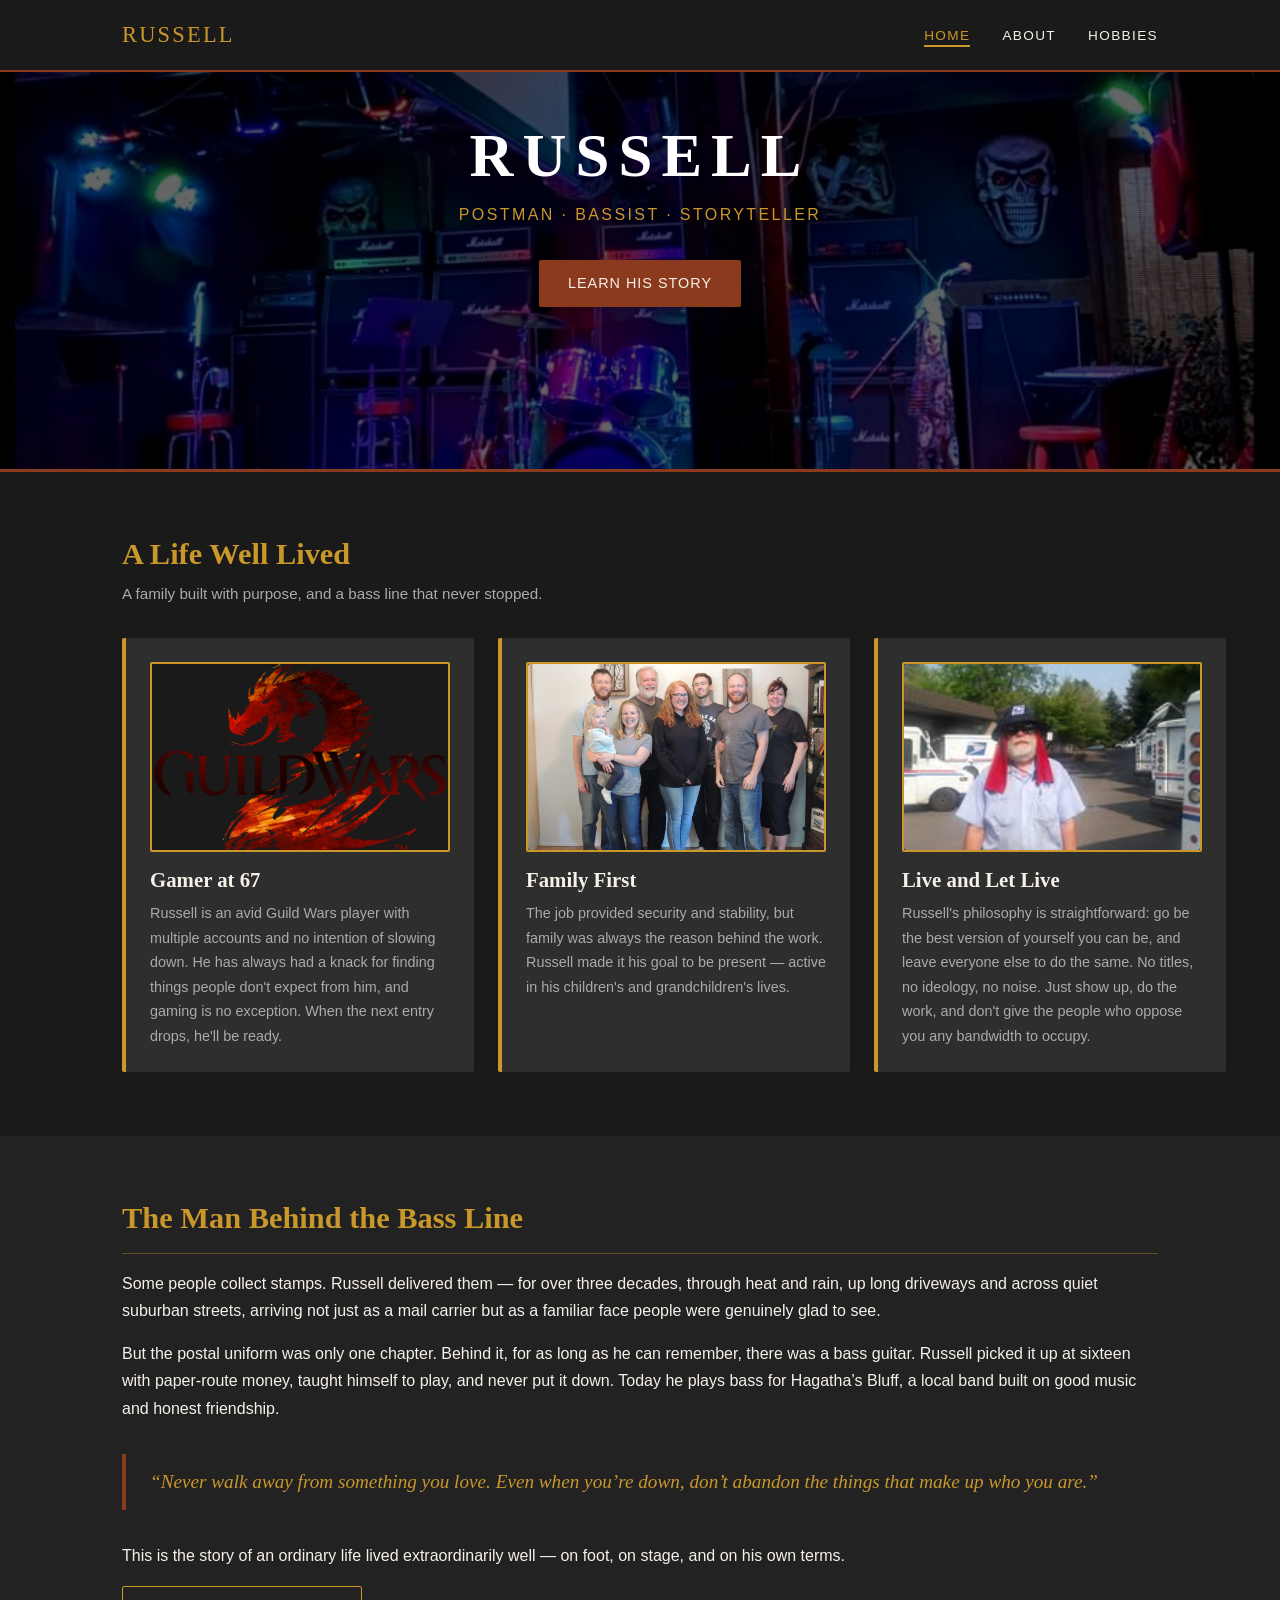
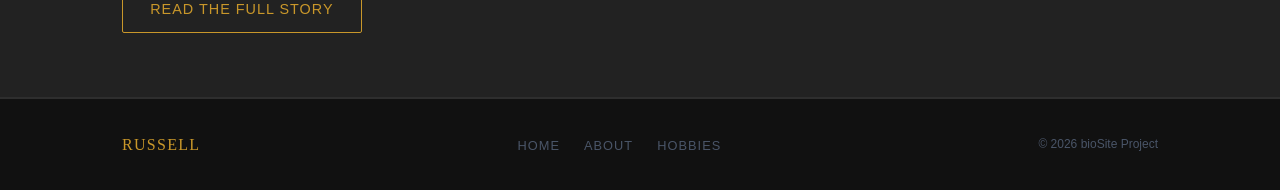
<file: index.html>
<!--class information-->
<!--Course: CSD 340 — Web Design and Development -->
<!--name: Zachary White-->
<!--instructor: Sue Sampson-->

<!-- Dedicated to my father -->
<!-- Description: A brief overview of the website's content and purpose -->
<!-- This project showcases Russell's journey as a postman, bassist, and storyteller -->

<!DOCTYPE html>
<html lang="en">
<head>
  <meta charset="UTF-8">
  <meta name="author" content="Zachary White">
  <meta name="instructor" content="Sue Sampson">
  <meta name="keywords" content="Russell, Postman, Bassist, Storyteller, Music, Hobbies, BioSite">
  <meta name="description" content="Russell's personal website, featuring his story, hobbies, and music.">
  <meta name="viewport" content="width=device-width, initial-scale=1.0">
  <title>Russell — Postman, Bassist, Storyteller</title>
  <link rel="stylesheet" href="style.css">
  <!-- we are adding this later :^), to make the webpage feel alive-->
  <script src="Script.js" defer></script>
</head>
<body>

  <!-- ── Navigation ──────────────────────────────────── -->
  <nav class="site-nav" aria-label="Main navigation">
    <div class="container">
      <a href="index.html" class="nav-brand">RUSSELL</a>
      <button class="nav-toggle" id="navToggle" aria-label="Toggle menu" aria-expanded="false" aria-controls="navLinks">
        <span></span>
        <span></span>
        <span></span>
      </button>
      <ul class="nav-links" id="navLinks">
        <li><a href="index.html" class="active">Home</a></li>
        <li><a href="about.html">About</a></li>
        <li><a href="hobbies.html">Hobbies</a></li>
      </ul>
    </div>
  </nav>

  <!-- ── Hero ────────────────────────────────────────── -->
  <header class="hero">
    <div class="container">
          <div class="hero-image">
            <img src="images/hero_set.jpg" alt="band stage">
          </div>
          <div class="hero-overlay"></div>
      </div>
      <div class="hero-content">
        <h1>RUSSELL</h1>
        <p class="hero-subtitle">Postman &middot; Bassist &middot; Storyteller</p>
        <a href="about.html" class="btn-primary">Learn His Story</a>
      </div>
  </header>

  <!-- ── Highlights: Goals & Accomplishments ─────────── -->
  <section class="section">
    <div class="container">

      <div class="section-heading">
        <h2>A Life Well Lived</h2>
        <p>A family built with purpose, and a bass line that never stopped.</p>
      </div>

      <div class="card-grid">

        <article class="card">
          <div class="card-image">
            <img src="images/GW2.png" alt="Russell">
          </div>
         <h3>Gamer at 67</h3>
         <p>Russell is an avid Guild Wars player with multiple accounts and no intention of slowing down. He has always had a knack for finding things people don't expect from him, and gaming is no exception. When the next entry drops, he'll be ready.</p>
        </article>

        <article class="card">
          <div class="card-image">
            <img src="images/family.jpg" alt="family">
          </div>
          <h3>Family First</h3>
          <p>The job provided security and stability, but family was always the reason behind the work. Russell made it his goal to be present — active in his children's and grandchildren's lives.</p>
        </article>

        <article class="card">
          <div class="card-image">
            <img src="images/living.jpg" alt="living life">
          </div>
          <h3>Live and Let Live</h3>
          <p>Russell's philosophy is straightforward: go be the best version of yourself you can be, and leave everyone else to do the same. No titles, no ideology, no noise. Just show up, do the work, and don't give the people who oppose you any bandwidth to occupy.</p>
        </article>

      </div>

    </div>
  </section>

  <!-- ── Intro Copy ───────────────────────────────────── -->
  <section class="section-alt">
    <div class="container">

      <h2>The Man Behind the Bass Line</h2>
      <hr class="divider">

      <p>Some people collect stamps. Russell delivered them — for over three decades, through heat and rain, up long driveways and across quiet suburban streets, arriving not just as a mail carrier but as a familiar face people were genuinely glad to see.</p>

      <p>But the postal uniform was only one chapter. Behind it, for as long as he can remember, there was a bass guitar. Russell picked it up at sixteen with paper-route money, taught himself to play, and never put it down. Today he plays bass for Hagatha&rsquo;s Bluff, a local band built on good music and honest friendship.</p>

      <div class="pull-quote">
        <p>&ldquo;Never walk away from something you love. Even when you&rsquo;re down, don&rsquo;t abandon the things that make up who you are.&rdquo;</p>
      </div>

      <p>This is the story of an ordinary life lived extraordinarily well — on foot, on stage, and on his own terms.</p>

      <a href="about.html" class="btn-secondary">Read the Full Story</a>

    </div>
  </section>

  <!-- ── Footer ───────────────────────────────────────── -->
  <footer class="site-footer">
    <div class="container">
      <span class="footer-brand">RUSSELL</span>
      <ul class="footer-nav">
        <li><a href="index.html">Home</a></li>
        <li><a href="about.html">About</a></li>
        <li><a href="hobbies.html">Hobbies</a></li>
      </ul>
      <span class="footer-copy">&copy; 2026 bioSite Project</span>
    </div>
  </footer>

</body>
</html>
</file>
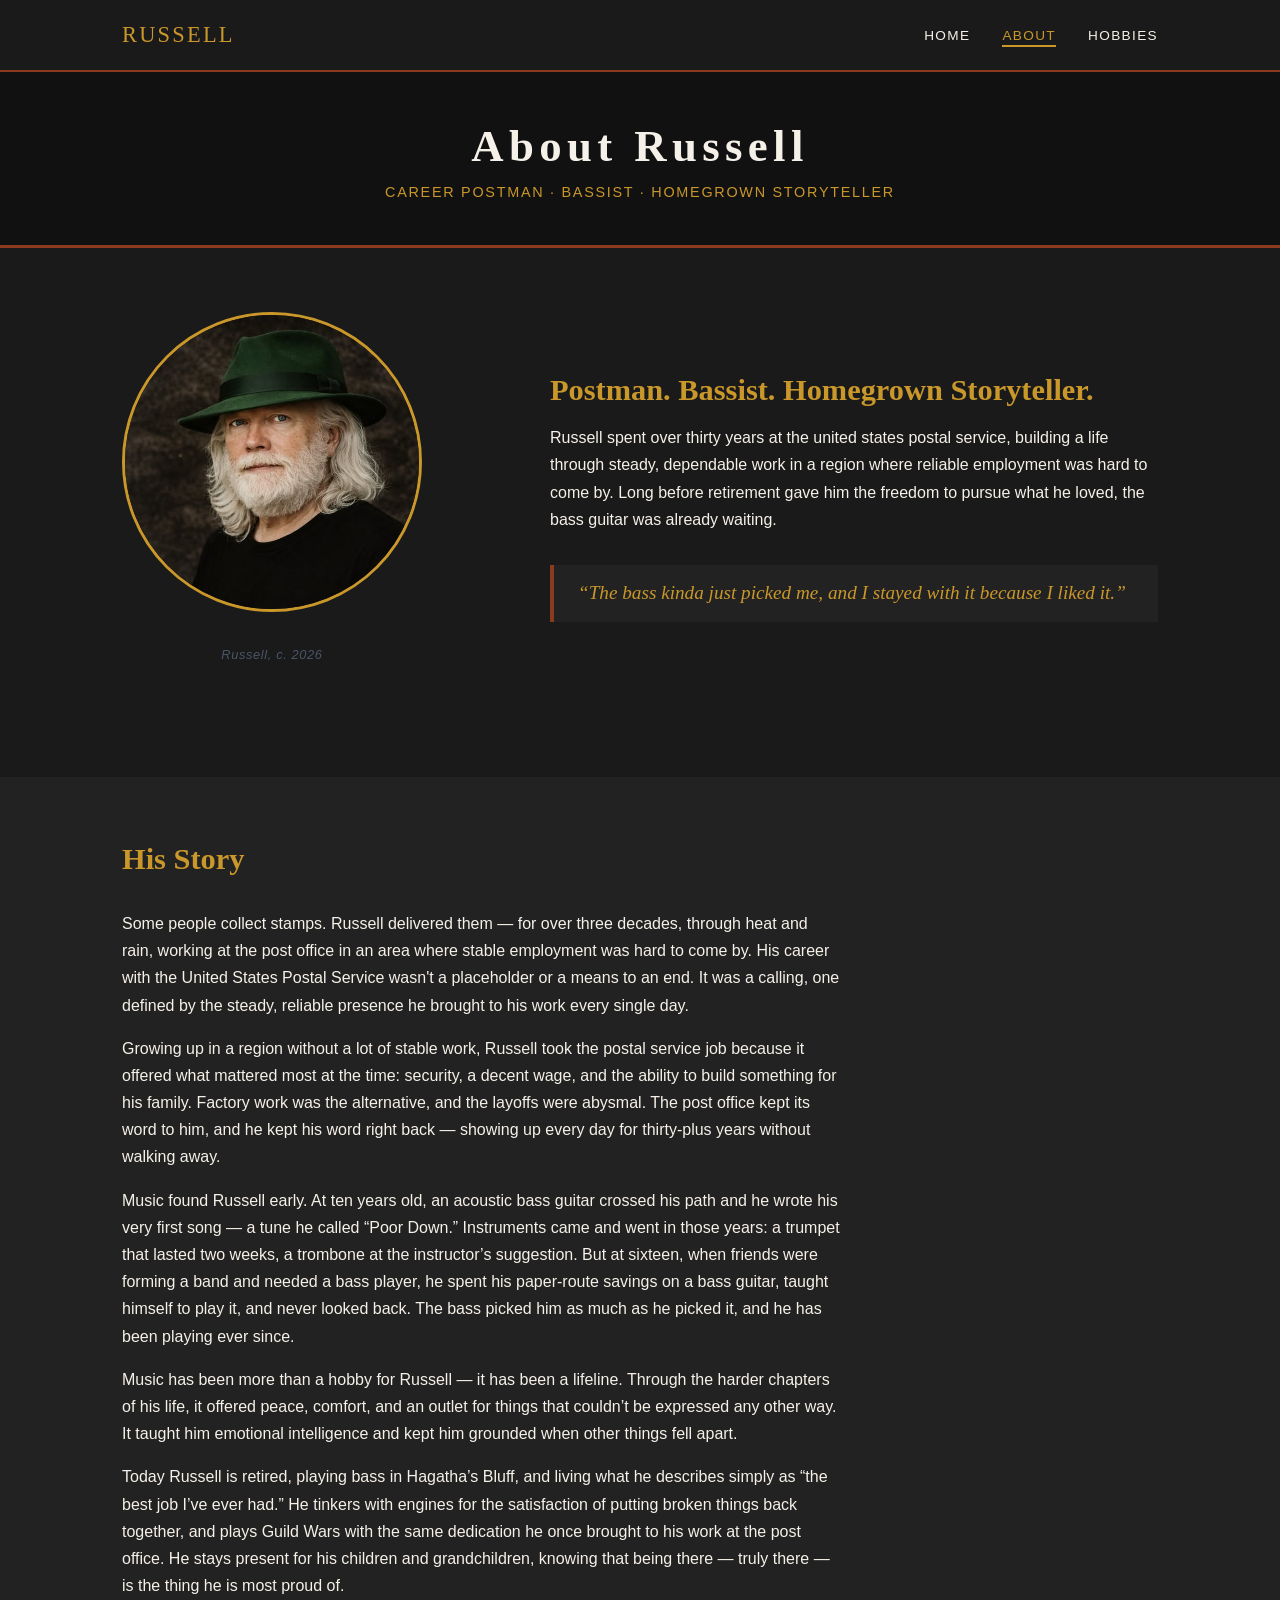
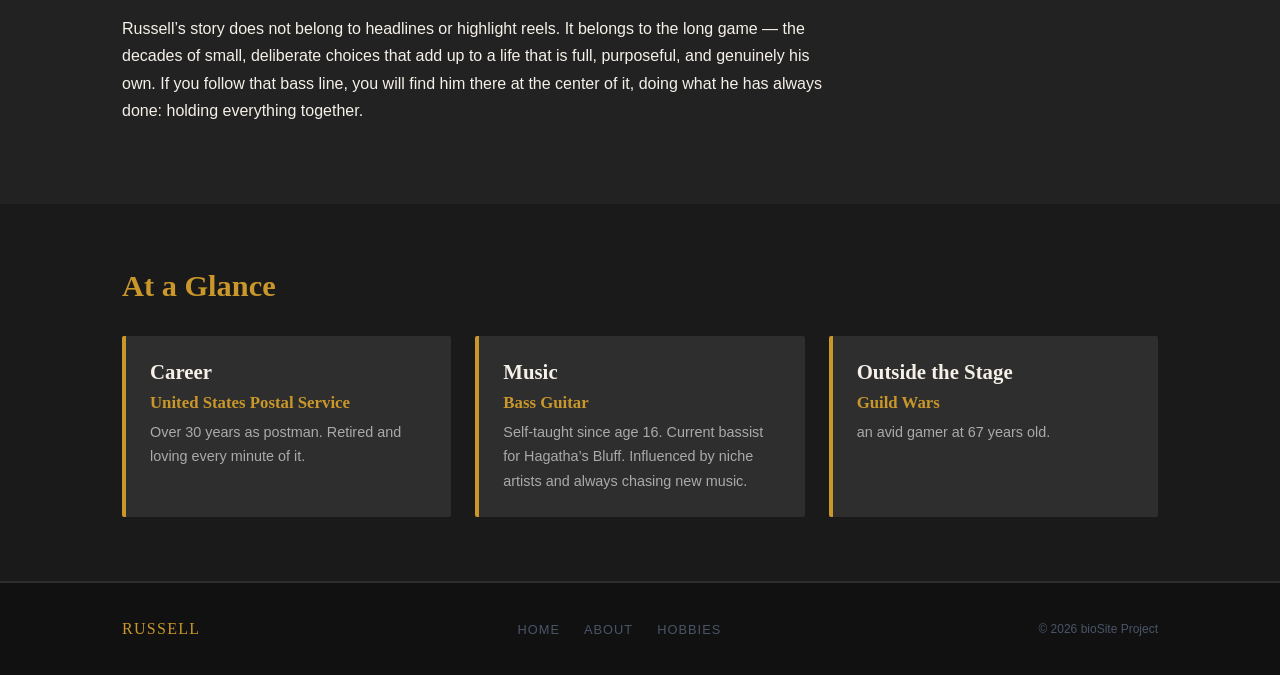
<file: about.html>
<!--class information-->
<!--Course: CSD 340 — Web Design and Development -->
<!--name: Zachary White-->
<!--instructor: Sue Sampson-->

<!-- Dedicated to my father -->
<!-- Description: A brief overview of the website's content and purpose -->
<!-- This project showcases Russell's journey as a postman, bassist, and storyteller -->

<!DOCTYPE html>
<html lang="en">
<head>
  <meta charset="UTF-8">
  <meta name="viewport" content="width=device-width, initial-scale=1.0">
  <title>About Russell — Postman, Bassist, Storyteller</title>
  <link rel="stylesheet" href="style.css">
<!-- we are adding this later :^), to make the webpage feel alive-->
  <script src="Script.js" defer></script>
</head>
<body>

  <!-- ── Navigation ──────────────────────────────────── -->
  <nav class="site-nav" aria-label="Main navigation">
    <div class="container">
      <a href="index.html" class="nav-brand">RUSSELL</a>
      <button class="nav-toggle" id="navToggle" aria-label="Toggle menu" aria-expanded="false" aria-controls="navLinks">
        <span></span>
        <span></span>
        <span></span>
      </button>
      <ul class="nav-links" id="navLinks">
        <li><a href="index.html">Home</a></li>
        <li><a href="about.html" class="active">About</a></li>
        <li><a href="hobbies.html">Hobbies</a></li>
      </ul>
    </div>
  </nav>

  <!-- ── Page Banner ─────────────────────────────────── -->
  <header class="page-banner">
    <div class="container">
      <h1>About Russell</h1>
      <p>Career Postman &middot; Bassist &middot; Homegrown Storyteller</p>
    </div>
  </header>

  <!-- ── Portrait & Intro ────────────────────────────── -->
  <section class="section">
    <div class="container">
      <div class="about-intro">

        <div class="portrait-wrapper">
          <div class="portrait">
            <img src="images/portrait.jpg" alt="Russell">
          </div>
          <p class="portrait-caption"> Russell, c. 2026</p>
        </div>

        <div class="bio-text">
          <h2>Postman. Bassist. Homegrown Storyteller.</h2>
          <p>Russell spent over thirty years at the united states postal service, building a life through steady, dependable work in a region where reliable employment was hard to come by. Long before retirement gave him the freedom to pursue what he loved, the bass guitar was already waiting.</p>
          <div class="pull-quote">
            <p>&ldquo;The bass kinda just picked me, and I stayed with it because I liked it.&rdquo;</p>
          </div>
        </div>

      </div>
    </div>
  </section>

  <!-- ── Full Biography ──────────────────────────────── -->
  <section class="section-alt">
    <div class="container">

      <div class="section-heading">
        <h2>His Story</h2>
      </div>

      <div class="bio-block">

        <p>Some people collect stamps. Russell delivered them — for over three decades, through heat and rain, working at the post office in an area where stable employment was hard to come by. His career with the United States Postal Service wasn't a placeholder or a means to an end. It was a calling, one defined by the steady, reliable presence he brought to his work every single day.</p>

        <p>Growing up in a region without a lot of stable work, Russell took the postal service job because it offered what mattered most at the time: security, a decent wage, and the ability to build something for his family. Factory work was the alternative, and the layoffs were abysmal. The post office kept its word to him, and he kept his word right back — showing up every day for thirty-plus years without walking away.</p>

        <p>Music found Russell early. At ten years old, an acoustic bass guitar crossed his path and he wrote his very first song — a tune he called &ldquo;Poor Down.&rdquo; Instruments came and went in those years: a trumpet that lasted two weeks, a trombone at the instructor&rsquo;s suggestion. But at sixteen, when friends were forming a band and needed a bass player, he spent his paper-route savings on a bass guitar, taught himself to play it, and never looked back. The bass picked him as much as he picked it, and he has been playing ever since.</p>

        <p>Music has been more than a hobby for Russell &mdash; it has been a lifeline. Through the harder chapters of his life, it offered peace, comfort, and an outlet for things that couldn&rsquo;t be expressed any other way. It taught him emotional intelligence and kept him grounded when other things fell apart.</p>

        <p>Today Russell is retired, playing bass in Hagatha&rsquo;s Bluff, and living what he describes simply as &ldquo;the best job I&rsquo;ve ever had.&rdquo; He tinkers with engines for the satisfaction of putting broken things back together, and plays Guild Wars with the same dedication he once brought to his work at the post office. He stays present for his children and grandchildren, knowing that being there &mdash; truly there &mdash; is the thing he is most proud of.</p>

        <p>Russell&rsquo;s story does not belong to headlines or highlight reels. It belongs to the long game &mdash; the decades of small, deliberate choices that add up to a life that is full, purposeful, and genuinely his own. If you follow that bass line, you will find him there at the center of it, doing what he has always done: holding everything together.</p>
      </div>

    </div>
  </section>

  <!-- ── Quick Facts ──────────────────────────────────── -->
  <section class="section">
    <div class="container">

      <div class="section-heading">
        <h2>At a Glance</h2>
      </div>

      <div class="card-grid">

        <div class="card">
          <h3>Career</h3>
          <h4>United States Postal Service</h4>
          <p>Over 30 years as postman. Retired and loving every minute of it.</p>
        </div>

        <div class="card">
          <h3>Music</h3>
          <h4>Bass Guitar</h4>
          <p>Self-taught since age 16. Current bassist for Hagatha&rsquo;s Bluff. Influenced by niche artists and always chasing new music.</p>
        </div>

        <div class="card">
          <h3>Outside the Stage</h3>
          <h4>Guild Wars</h4>
          <p>an avid gamer at 67 years old.</p>
        </div>

      </div>

    </div>
  </section>

  <!-- ── Footer ───────────────────────────────────────── -->
  <footer class="site-footer">
    <div class="container">
      <span class="footer-brand">RUSSELL</span>
      <ul class="footer-nav">
        <li><a href="index.html">Home</a></li>
        <li><a href="about.html">About</a></li>
        <li><a href="hobbies.html">Hobbies</a></li>
      </ul>
      <span class="footer-copy">&copy; 2026 bioSite Project</span>
    </div>
  </footer>

</body>
</html>
</file>
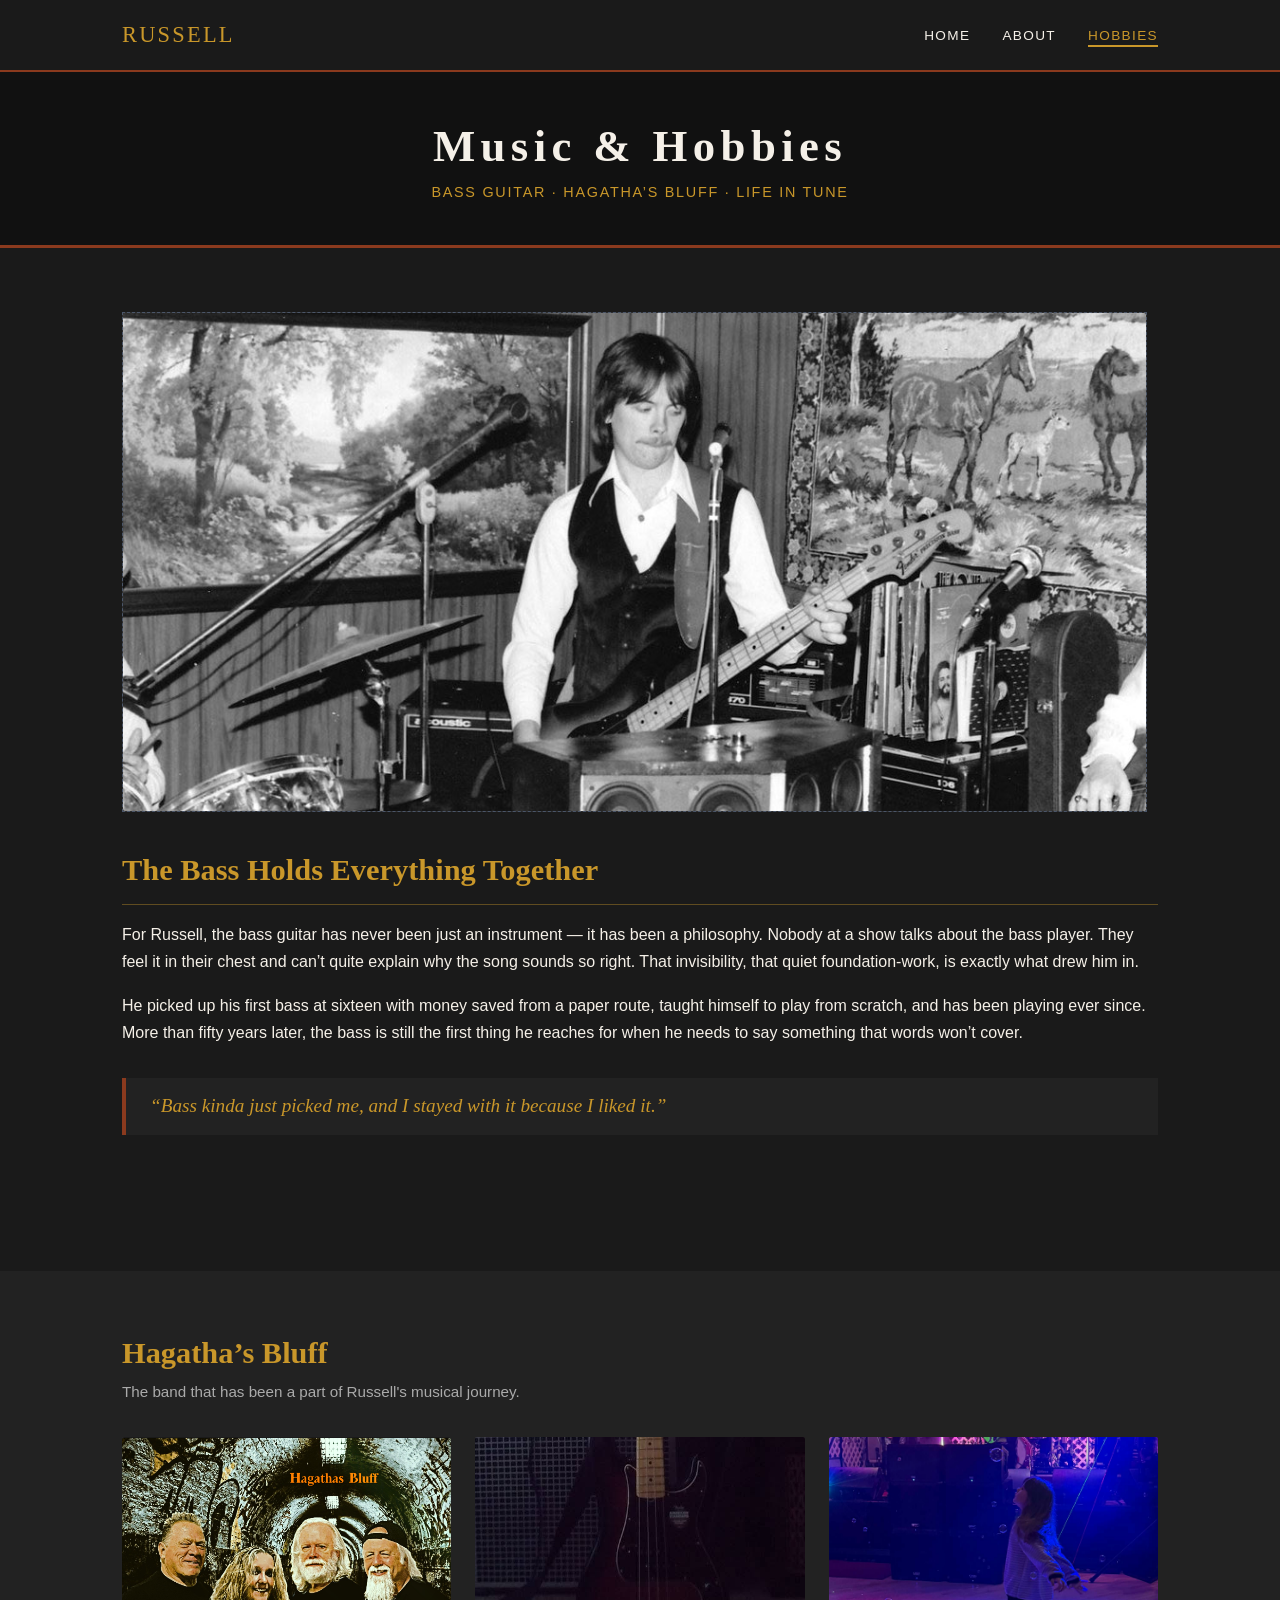
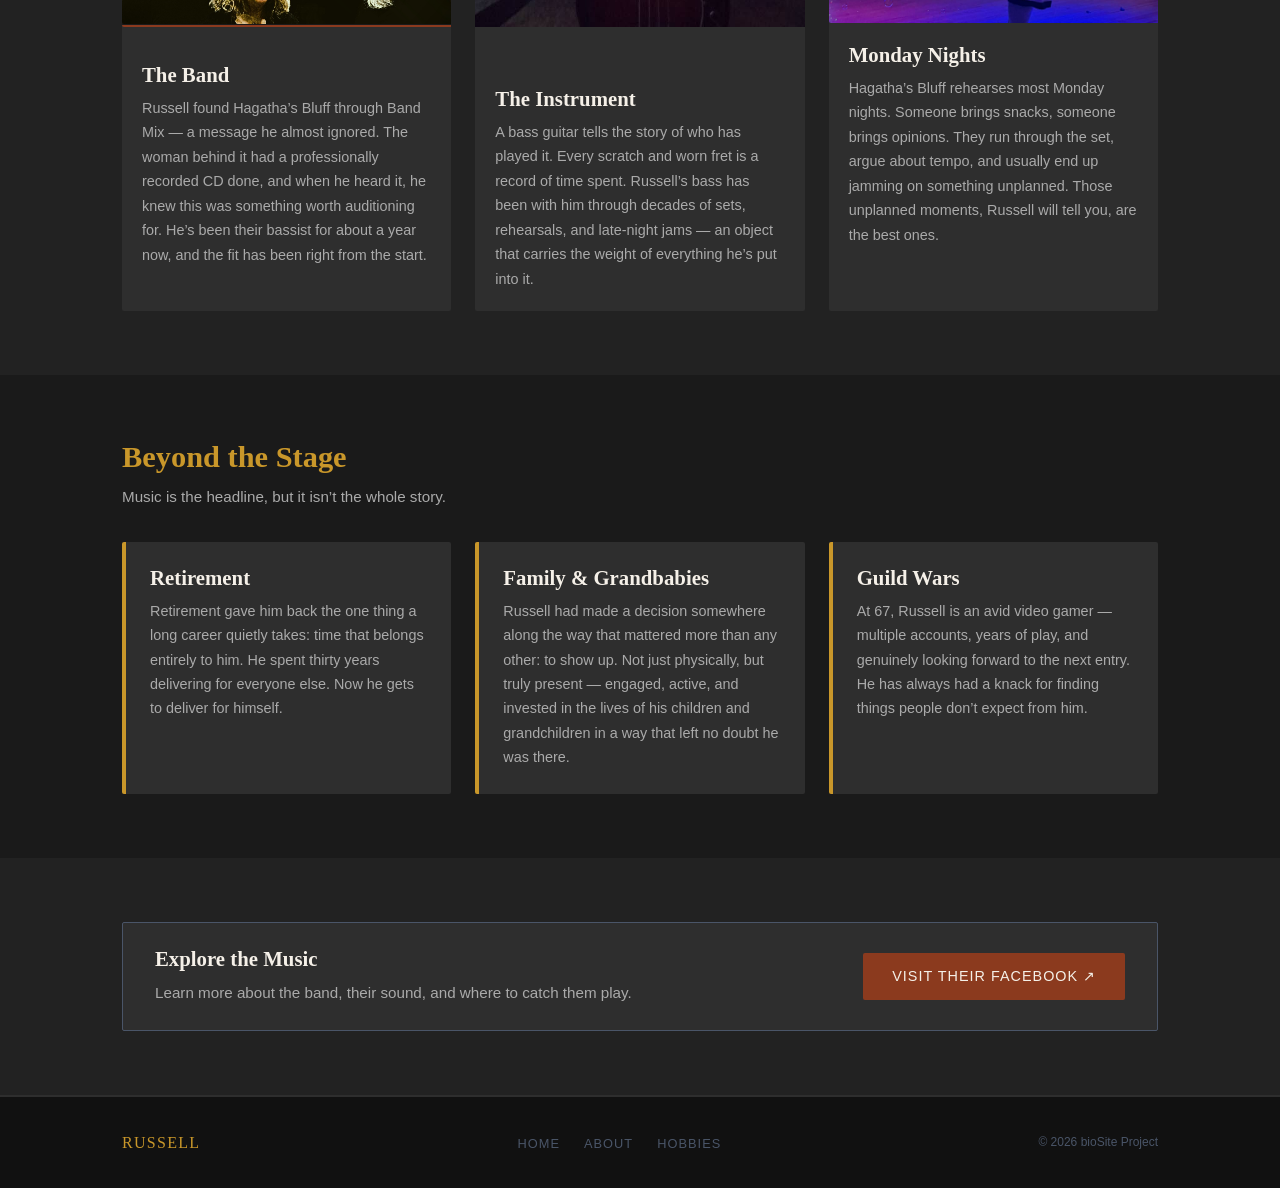
<file: hobbies.html>
<!--class information-->
<!--Course: CSD 340 — Web Design and Development -->
<!--name: Zachary White-->
<!--instructor: Sue Sampson-->

<!-- Dedicated to my father -->
<!-- Description: A brief overview of the website's content and purpose -->
<!-- This project showcases Russell's journey as a postman, bassist, and storyteller -->

<!DOCTYPE html>
<html lang="en">
<head>
  <meta charset="UTF-8">
  <meta name="viewport" content="width=device-width, initial-scale=1.0">
  <title>Music &amp; Hobbies — Russell</title>
  <link rel="stylesheet" href="style.css">
<!-- we are adding this later :^), to make the webpage feel alive-->
  <script src="Script.js" defer></script>
</head>
<body>

  <!-- ── Navigation ──────────────────────────────────── -->
  <nav class="site-nav" aria-label="Main navigation">
    <div class="container">
      <a href="index.html" class="nav-brand">RUSSELL</a>
      <button class="nav-toggle" id="navToggle" aria-label="Toggle menu" aria-expanded="false" aria-controls="navLinks">
        <span></span>
        <span></span>
        <span></span>
      </button>
      <ul class="nav-links" id="navLinks">
        <li><a href="index.html">Home</a></li>
        <li><a href="about.html">About</a></li>
        <li><a href="hobbies.html" class="active">Hobbies</a></li>
      </ul>
    </div>
  </nav>

  <!-- ── Page Banner ─────────────────────────────────── -->
  <header class="page-banner">
    <div class="container">
      <h1>Music &amp; Hobbies</h1>
      <p>Bass Guitar &middot; Hagatha&rsquo;s Bluff &middot; Life in Tune</p>
    </div>
  </header>

  <!-- ── Featured: Bass Guitar ───────────────────────── -->
  <section class="section">
    <div class="container">

      <div class="featured-section">
        <div class="featured-image">
          <img src="images/olddays_crop.jpg" alt="old days">
        </div>
      </div>

      <div class="featured-body">
        <h2>The Bass Holds Everything Together</h2>
        <hr class="divider">
        <p>For Russell, the bass guitar has never been just an instrument &mdash; it has been a philosophy. Nobody at a show talks about the bass player. They feel it in their chest and can&rsquo;t quite explain why the song sounds so right. That invisibility, that quiet foundation-work, is exactly what drew him in.</p>
        <p>He picked up his first bass at sixteen with money saved from a paper route, taught himself to play from scratch, and has been playing ever since. More than fifty years later, the bass is still the first thing he reaches for when he needs to say something that words won&rsquo;t cover.</p>

        <div class="pull-quote">
          <p>&ldquo;Bass kinda just picked me, and I stayed with it because I liked it.&rdquo;</p>
        </div>
      </div>

    </div>
  </section>

  <!-- ── Hagatha's Bluff ──────────────────────────────── -->
  <section class="section-alt">
    <div class="container">

      <div class="section-heading">
        <h2>Hagatha&rsquo;s Bluff</h2>
        <p>The band that has been a part of Russell's musical journey.</p>
      </div>

      <div class="hobby-grid">

        <article class="hobby-card">
          <div class="hobby-card-image">
            <img src="images/band.png" alt="band">
          </div>
          <div class="hobby-card-body">
            <h3>The Band</h3>
            <p>Russell found Hagatha&rsquo;s Bluff through Band Mix &mdash; a message he almost ignored. The woman behind it had a professionally recorded CD done, and when he heard it, he knew this was something worth auditioning for. He&rsquo;s been their bassist for about a year now, and the fit has been right from the start.</p>
          </div>
        </article>

        <article class="hobby-card">
          <div class="hobby-card-image2">
            <img src="images/bass.jpg" alt="Russell's bass guitar">
          </div>
          <div class="hobby-card-body">
            <h3>The Instrument</h3>
            <p>A bass guitar tells the story of who has played it. Every scratch and worn fret is a record of time spent. Russell&rsquo;s bass has been with him through decades of sets, rehearsals, and late-night jams &mdash; an object that carries the weight of everything he&rsquo;s put into it.</p>
          </div>
        </article>

        <article class="hobby-card">
          <div class="hobby-card-image3">
            <img src="images/rehearsal.jpg" alt="Band rehearsal">
          </div>
          <div class="hobby-card-body">
            <h3>Monday Nights</h3>
            <p>Hagatha&rsquo;s Bluff rehearses most Monday nights. Someone brings snacks, someone brings opinions. They run through the set, argue about tempo, and usually end up jamming on something unplanned. Those unplanned moments, Russell will tell you, are the best ones.</p>
          </div>
        </article>

      </div>

    </div>
  </section>

  <!-- ── Other Hobbies ────────────────────────────────── -->
  <section class="section">
    <div class="container">

      <div class="section-heading">
        <h2>Beyond the Stage</h2>
        <p>Music is the headline, but it isn&rsquo;t the whole story.</p>
      </div>

      <div class="card-grid">

        <div class="card">
          <h3>Retirement</h3>
          <p>Retirement gave him back the one thing a long career quietly takes: time that belongs entirely to him. He spent thirty years delivering for everyone else. Now he gets to deliver for himself.</p>
        </div>

        <div class="card">
          <h3>Family &amp; Grandbabies</h3>
          <p>Russell had made a decision somewhere along the way that mattered more than any other: to show up. Not just physically, but truly present — engaged, active, and invested in the lives of his children and grandchildren in a way that left no doubt he was there.</p>
        </div>

        <div class="card">
          <h3>Guild Wars</h3>
          <p>At 67, Russell is an avid video gamer &mdash; multiple accounts, years of play, and genuinely looking forward to the next entry. He has always had a knack for finding things people don&rsquo;t expect from him.</p>
        </div>

      </div>

    </div>
  </section>

  <!-- ── External Link Block ──────────────────────────── -->
  <section class="section-alt">
    <div class="container">
      <div class="external-link-block">
        <div>
          <h3>Explore the Music</h3>
          <p>Learn more about the band, their sound, and where to catch them play.</p>
        </div>
        <a href="https://www.facebook.com/HagathasBluff/" target="_blank" rel="noopener noreferrer" class="btn-primary">Visit Their Facebook &#8599;</a>
      </div>
    </div>
  </section>

  <!-- ── Footer ───────────────────────────────────────── -->
  <footer class="site-footer">
    <div class="container">
      <span class="footer-brand">RUSSELL</span>
      <ul class="footer-nav">
        <li><a href="index.html">Home</a></li>
        <li><a href="about.html">About</a></li>
        <li><a href="hobbies.html">Hobbies</a></li>
      </ul>
      <span class="footer-copy">&copy; 2026 bioSite Project</span>
    </div>
  </footer>

</body>
</html>
</file>
<file: style.css>
/* ============================================================
Description: CSD340-biosite/style.css
Author: Zachary White
Instructor: Sue Sampson 
bioSite — Russell
style.css
Design: Dark Rustic / Music-Inspired
============================================================ */

/* ── Reset & Base ─────────────────────────────────────── */
*, *::before, *::after {
  box-sizing: border-box;
  margin: 0;
  padding: 0;
}

html {
  scroll-behavior: smooth;
}

body {
  background-color: #1a1a1a;
  color: #f5f0e8;
  font-family: Arial, Helvetica, sans-serif;
  font-size: 16px;
  line-height: 1.7;
}

img {
  max-width: 100%;
  height: auto;
  display: block;
}

a {
  color: #c9972a;
  text-decoration: none;
}

a:hover {
  color: #f5f0e8;
  text-decoration: underline;
}

a:visited {
  color: #a07830;
}

/* ── Typography ───────────────────────────────────────── */
h1, h2, h3, h4 {
  font-family: Georgia, "Times New Roman", serif;
  line-height: 1.2;
}

h1 {
  font-size: 2.8rem;
  color: #f5f0e8;
  letter-spacing: 0.08em;
}

h2 {
  font-size: 1.9rem;
  color: #c9972a;
  margin-bottom: 0.75rem;
}

h3 {
  font-size: 1.3rem;
  color: #f5f0e8;
  margin-bottom: 0.5rem;
}

h4 {
  font-size: 1.05rem;
  color: #c9972a;
  margin-bottom: 0.4rem;
}

p {
  margin-bottom: 1rem;
  color: #f5f0e8;
}

/* ── Layout Containers ────────────────────────────────── */
.container {
  max-width: 1100px;
  margin: 0 auto;
  padding: 0 2rem;
}

.section {
  padding: 4rem 0;
}

.section-alt {
  padding: 4rem 0;
  background-color: #222222;
}

/* ── Navigation ───────────────────────────────────────── */
.site-nav {
  background-color: #1a1a1a;
  border-bottom: 2px solid #8b3a1e;
  position: sticky;
  top: 0;
  z-index: 100;
}

.site-nav .container {
  display: flex;
  align-items: center;
  justify-content: space-between;
  padding-top: 1rem;
  padding-bottom: 1rem;
}

.nav-brand {
  font-family: Georgia, "Times New Roman", serif;
  font-size: 1.4rem;
  color: #c9972a;
  letter-spacing: 0.1em;
  text-decoration: none;
}

.nav-brand:hover {
  color: #f5f0e8;
  text-decoration: none;
}

.nav-links {
  list-style: none;
  display: flex;
  gap: 2rem;
}

.nav-links a {
  font-size: 0.85rem;
  color: #f5f0e8;
  text-transform: uppercase;
  letter-spacing: 0.1em;
  text-decoration: none;
  padding-bottom: 2px;
  border-bottom: 2px solid transparent;
  transition: color 0.2s, border-color 0.2s;
}

.nav-links a:hover,
.nav-links a.active {
  color: #c9972a;
  border-bottom-color: #c9972a;
  text-decoration: none;
}

/* ── Mobile Nav Toggle (hamburger) ─────────────────────── */
.nav-toggle {
  display: none;
  flex-direction: column;
  justify-content: space-between;
  width: 26px;
  height: 19px;
  background: none;
  border: none;
  padding: 0;
  cursor: pointer;
  z-index: 200;
}

.nav-toggle span {
  display: block;
  width: 100%;
  height: 2px;
  background-color: #c9972a;
  border-radius: 1px;
  transition: transform 0.25s ease, opacity 0.25s ease;
}

.nav-toggle.is-active span:nth-child(1) {
  transform: translateY(8.5px) rotate(45deg);
}

.nav-toggle.is-active span:nth-child(2) {
  opacity: 0;
}

.nav-toggle.is-active span:nth-child(3) {
  transform: translateY(-8.5px) rotate(-45deg);
}

/* ── Buttons ──────────────────────────────────────────── */
.btn-primary {
  display: inline-block;
  background-color: #8b3a1e;
  color: #f5f0e8;
  font-size: 0.9rem;
  font-family: Arial, Helvetica, sans-serif;
  letter-spacing: 0.07em;
  text-transform: uppercase;
  padding: 0.7rem 1.8rem;
  border-radius: 2px;
  text-decoration: none;
  border: none;
  cursor: pointer;
  transition: background-color 0.2s;
}

.btn-primary:hover {
  background-color: #a84520;
  color: #f5f0e8;
  text-decoration: none;
}

.btn-secondary {
  display: inline-block;
  background-color: transparent;
  color: #c9972a;
  font-size: 0.9rem;
  font-family: Arial, Helvetica, sans-serif;
  letter-spacing: 0.07em;
  text-transform: uppercase;
  padding: 0.65rem 1.7rem;
  border-radius: 2px;
  border: 1px solid #c9972a;
  text-decoration: none;
  cursor: pointer;
  transition: background-color 0.2s, color 0.2s;
}

.btn-secondary:hover {
  background-color: #c9972a;
  color: #1a1a1a;
  text-decoration: none;
}

/* ── Hero Section ─────────────────────────────────────── */

/* I want the hero section to have the img behind the text and the text to be centered and have a dark overlay on the image so that the text is readable. I also want the image to expand the entire section */
.hero {
  background-color: #111111;
  border-bottom: 3px solid #8b3a1e;
  padding: 3rem 0;
  text-align: center;
  position: relative;
  z-index: 2;
  overflow: hidden;
  min-height: 400px; /* ensures image has room to expand into */
}

.hero-image {
  position: absolute;
  top: 0;
  left: 0;
  width: 100%;
  height: 100%;
  z-index: 0;
}

.hero-image img {
  width: 100%;
  height: 100%;
  object-fit: cover;
  object-position: center;
  /* no opacity here — keep the image full strength */
}

.hero-overlay {
  position: absolute;
  top: 0;
  left: 0;
  width: 100%;
  height: 100%;
  background: rgba(0, 0, 0, 0.6); /* tune darkness here */
  z-index: 1;
}

.hero h1 {
  font-size: 3.8rem;
  letter-spacing: 0.15em;
  margin-bottom: 0.5rem;
  position: relative;
  z-index: 3;
  color: #ffffff; /* make sure text has an explicit light color */
}

.hero-subtitle {
  color: #c9972a;
  font-size: 1rem;
  letter-spacing: 0.15em;
  text-transform: uppercase;
  margin-bottom: 2rem;
  position: relative;
  z-index: 3;
}

.hero-content {
  position: relative;
  z-index: 3;
}

/* ── Divider ──────────────────────────────────────────── */
.divider {
  border: none;
  border-top: 1px solid #c9972a;
  margin: 1rem 0;
  opacity: 0.4;
}

/* ── Cards ────────────────────────────────────────────── */
.card-grid {
  display: grid;
  grid-template-columns: repeat(3, 1fr);
  gap: 1.5rem;
}

.card {
  background-color: #2e2e2e;
  border-left: 4px solid #c9972a;
  border-radius: 2px;
  padding: 1.5rem;
}

.card-image {
  /* fixed/static dimensions so images do not scale with page */
  width: 300px;
  height: 190px;
  background-color: #1a1a1a;
  border: 2px solid #c9972a;
  border-radius: 2px;
  display: flex;
  align-items: center;
  justify-content: center;
  margin-bottom: 1rem;
}

/* Ensure images fill the card image box */
.card-image img {
  /* enforce fixed image size and prevent scaling */
  width: 300px;
  height: 186px;
  max-width: none;
  max-height: none;
  object-fit: cover;
  display: block;
  border-radius: 2px;
}

.card p {
  font-size: 0.9rem;
  color: #aaa;
  margin-bottom: 0;
}

/* ── Pull Quote ───────────────────────────────────────── */
.pull-quote {
  border-left: 4px solid #8b3a1e;
  padding: 0.75rem 1.5rem;
  margin: 2rem 0;
  background-color: #222222;
}

.pull-quote p {
  font-family: Georgia, "Times New Roman", serif;
  font-style: italic;
  font-size: 1.2rem;
  color: #c9972a;
  margin-bottom: 0;
}

/* ── Page Banner ──────────────────────────────────────── */
.page-banner {
  background-color: #111111;
  border-bottom: 3px solid #8b3a1e;
  padding: 3rem 0 2.5rem;
  text-align: center;
}

.page-banner h1 {
  letter-spacing: 0.12em;
  margin-bottom: 0.4rem;
}

.page-banner p {
  color: #c9972a;
  font-size: 0.9rem;
  letter-spacing: 0.12em;
  text-transform: uppercase;
  margin-bottom: 0;
}

/* ── About Page Layout ────────────────────────────────── */
.about-intro {
  display: grid;
  grid-template-columns: 1fr 2fr;
  gap: 3rem;
  align-items: center;
}

.portrait-wrapper {
  text-align: center;
  display: flex;
  flex-direction: column;
  align-items: center;
  justify-content: center;
  margin-right: 5rem;
  margin-bottom: 2rem;
  margin-left: auto;
}

.portrait-caption {
  color: #4a5568;
  font-size: 0.8rem;
  font-style: italic;
  align-self: center;
  letter-spacing: 0.05em;
  margin-top: 2rem;
}

.portrait img {
  width: 300px;
  height: 300px;
  min-width: 300px;
  min-height: 300px;
  max-width: 300px;
  max-height: 300px;
  border-radius: 50%;
  object-fit: cover;
  border: 3px solid #c9972a;
}

.bio-text h2 {
  margin-bottom: 1rem;
}

/* ── Bio Paragraph Lines (placeholder) ───────────────── */
.bio-block p {
  max-width: 720px;
}

/* ── Hobbies Page ─────────────────────────────────────── */
.featured-section {
  padding: 0;
}

.featured-image {
  width: 1025px;
  height: 500px;
  background-color: #2e2e2e;
  border: 1px dashed #4a5568;
  display: flex;
  align-items: center;
  justify-content: center;
}

.featured-image img {
  /* enforce fixed image size and prevent scaling */
  width: 100%;
  height: 100%;
  max-width: none;
  max-height: none;
  object-fit: cover;
  display: block;
  border-radius: 2px;
}

.featured-body {
  padding: 2.5rem 0;
}

.hobby-grid {
  display: grid;
  grid-template-columns: repeat(3, 1fr);
  gap: 1.5rem;
}

.hobby-card {
  background-color: #2e2e2e;
  border-radius: 2px;
  overflow: hidden;
}

.hobby-card-image {
  width: 330px;
  height: 190px;
  background-color: #1a1a1a;
  border-bottom: 2px solid #8b3a1e;
  border-radius: 2px;
  display: flex;
  align-items: center;
  justify-content: center;
  margin-bottom: 1rem;
}

.hobby-card-image img {
  width: 330px;
  height: 186px;
  max-width: none;
  max-height: none;
  object-fit: cover;
  display: block;
  border-radius: 2px;
}

.hobby-card-image2 img {
  width: 330px;
  height: 230px;
  max-width: none;
  max-height: none;
  object-fit: cover;
  display: block;
  transform: translateY(-225px);
  overflow: visible !important;
  border-radius: 2px;
}

.hobby-card-image3 img {
  width: 330px;
  height: 186px;
  max-width: none;
  max-height: none;
  object-fit: cover;
  display: block;
  border-radius: 2px;
}

.hobby-card-body {
  padding: 1.25rem;
}

.hobby-card-body p {
  font-size: 0.9rem;
  color: #aaa;
  margin-bottom: 0;
}

/* ── External Link Block ──────────────────────────────── */
.external-link-block {
  background-color: #2e2e2e;
  border: 1px solid #4a5568;
  border-radius: 2px;
  padding: 1.5rem 2rem;
  display: flex;
  align-items: center;
  justify-content: space-between;
  gap: 1rem;
}

.external-link-block p {
  margin-bottom: 0;
  color: #aaa;
  font-size: 0.95rem;
}

/* ── Footer ───────────────────────────────────────────── */
.site-footer {
  background-color: #111111;
  border-top: 2px solid #2e2e2e;
  padding: 2rem 0;
  text-align: center;
}

.site-footer .container {
  display: flex;
  align-items: center;
  justify-content: space-between;
}

.footer-brand {
  font-family: Georgia, "Times New Roman", serif;
  color: #c9972a;
  font-size: 1rem;
  letter-spacing: 0.08em;
}

.footer-nav {
  list-style: none;
  display: flex;
  gap: 1.5rem;
}

.footer-nav a {
  color: #4a5568;
  font-size: 0.8rem;
  text-transform: uppercase;
  letter-spacing: 0.08em;
  text-decoration: none;
}

.footer-nav a:hover {
  color: #c9972a;
  text-decoration: none;
}

.footer-copy {
  color: #4a5568;
  font-size: 0.75rem;
}

/* ── Section Heading Style ────────────────────────────── */
.section-heading {
  margin-bottom: 2rem;
}

.section-heading h2 {
  margin-bottom: 0.5rem;
}

.section-heading p {
  color: #aaa;
  font-size: 0.95rem;
  max-width: 600px;
}

/* ============================================================
   Responsive / Mobile Support
   ============================================================ */

/* ── Tablet (≤ 900px) ─────────────────────────────────── */
@media (max-width: 900px) {
  .container {
    padding: 0 1.5rem;
  }

  .card-grid,
  .hobby-grid {
    grid-template-columns: repeat(2, 1fr);
  }

  .about-intro {
    grid-template-columns: 1fr;
    text-align: center;
  }

  .portrait-wrapper {
    margin: 0 auto 2rem;
  }

  .featured-image {
    width: 100%;
    height: auto;
    aspect-ratio: 16 / 9;
  }
}

/* ── Mobile (≤ 720px) ─────────────────────────────────── */
@media (max-width: 720px) {

  /* -- Navigation -- */
  .site-nav .container {
    flex-wrap: wrap;
  }

  .nav-toggle {
    display: flex;
  }

  .nav-links {
    display: none;
    flex-direction: column;
    align-items: flex-start;
    gap: 0;
    width: 100%;
    background-color: #1a1a1a;
    border-top: 1px solid #2e2e2e;
    margin-top: 1rem;
  }

  .nav-links.is-open {
    display: flex;
  }

  .nav-links li {
    width: 100%;
  }

  .nav-links a {
    display: block;
    width: 100%;
    padding: 0.9rem 0;
    border-bottom: 1px solid #2e2e2e;
  }

  .nav-links a:hover,
  .nav-links a.active {
    border-bottom-color: #2e2e2e;
    background-color: #222222;
  }

  /* -- Hero -- */
  .hero {
    min-height: 300px;
    padding: 2rem 0;
  }

  .hero h1 {
    font-size: 2.4rem;
    letter-spacing: 0.08em;
  }

  .hero-subtitle {
    font-size: 0.85rem;
    margin-bottom: 1.5rem;
  }

  /* -- Typography -- */
  h1 {
    font-size: 2.1rem;
  }

  h2 {
    font-size: 1.5rem;
  }

  .page-banner {
    padding: 2rem 0 1.75rem;
  }

  /* -- Sections -- */
  .section,
  .section-alt {
    padding: 2.5rem 0;
  }

  /* -- Card & Hobby Grids -- */
  .card-grid,
  .hobby-grid {
    grid-template-columns: 1fr;
    gap: 1.25rem;
  }

  /* -- Fluid Images (override fixed px dimensions) -- */
  .card-image,
  .card-image img {
    width: 100%;
    height: auto;
    aspect-ratio: 16 / 10;
  }

  .hobby-card-image,
  .hobby-card-image img,
  .hobby-card-image3,
  .hobby-card-image3 img {
    width: 100%;
    height: auto;
    aspect-ratio: 16 / 10;
  }

  .hobby-card-image2 {
    width: 100%;
    height: auto;
    aspect-ratio: 16 / 10;
    overflow: hidden;
  }

  .hobby-card-image2 img {
    width: 100%;
    height: auto;
    aspect-ratio: 16 / 10;
    transform: none;
  }

  .featured-image {
    width: 100%;
    aspect-ratio: 4 / 3;
  }

  .portrait img {
    width: 200px;
    height: 200px;
    min-width: 200px;
    min-height: 200px;
    max-width: 200px;
    max-height: 200px;
  }

  .portrait-wrapper {
    object-position: center;
    margin-left: auto;
    margin-right: auto;
  }

  /* -- External Link Block -- */
  .external-link-block {
    flex-direction: column;
    align-items: flex-start;
    text-align: left;
  }

  .external-link-block .btn-primary {
    width: 100%;
    text-align: center;
  }

  /* -- Footer -- */
  .site-footer .container {
    flex-direction: column;
    gap: 1rem;
  }

  .footer-nav {
    flex-wrap: wrap;
    justify-content: center;
    gap: 1rem;
  }
}

/* ── Small Mobile (≤ 420px) ──────────────────────────── */
@media (max-width: 420px) {
  .hero h1 {
    font-size: 1.9rem;
  }

  h1 {
    font-size: 1.8rem;
  }

  .container {
    padding: 0 1.25rem;
  }

  .btn-primary,
  .btn-secondary {
    width: 100%;
    text-align: center;
  }
}
</file>
